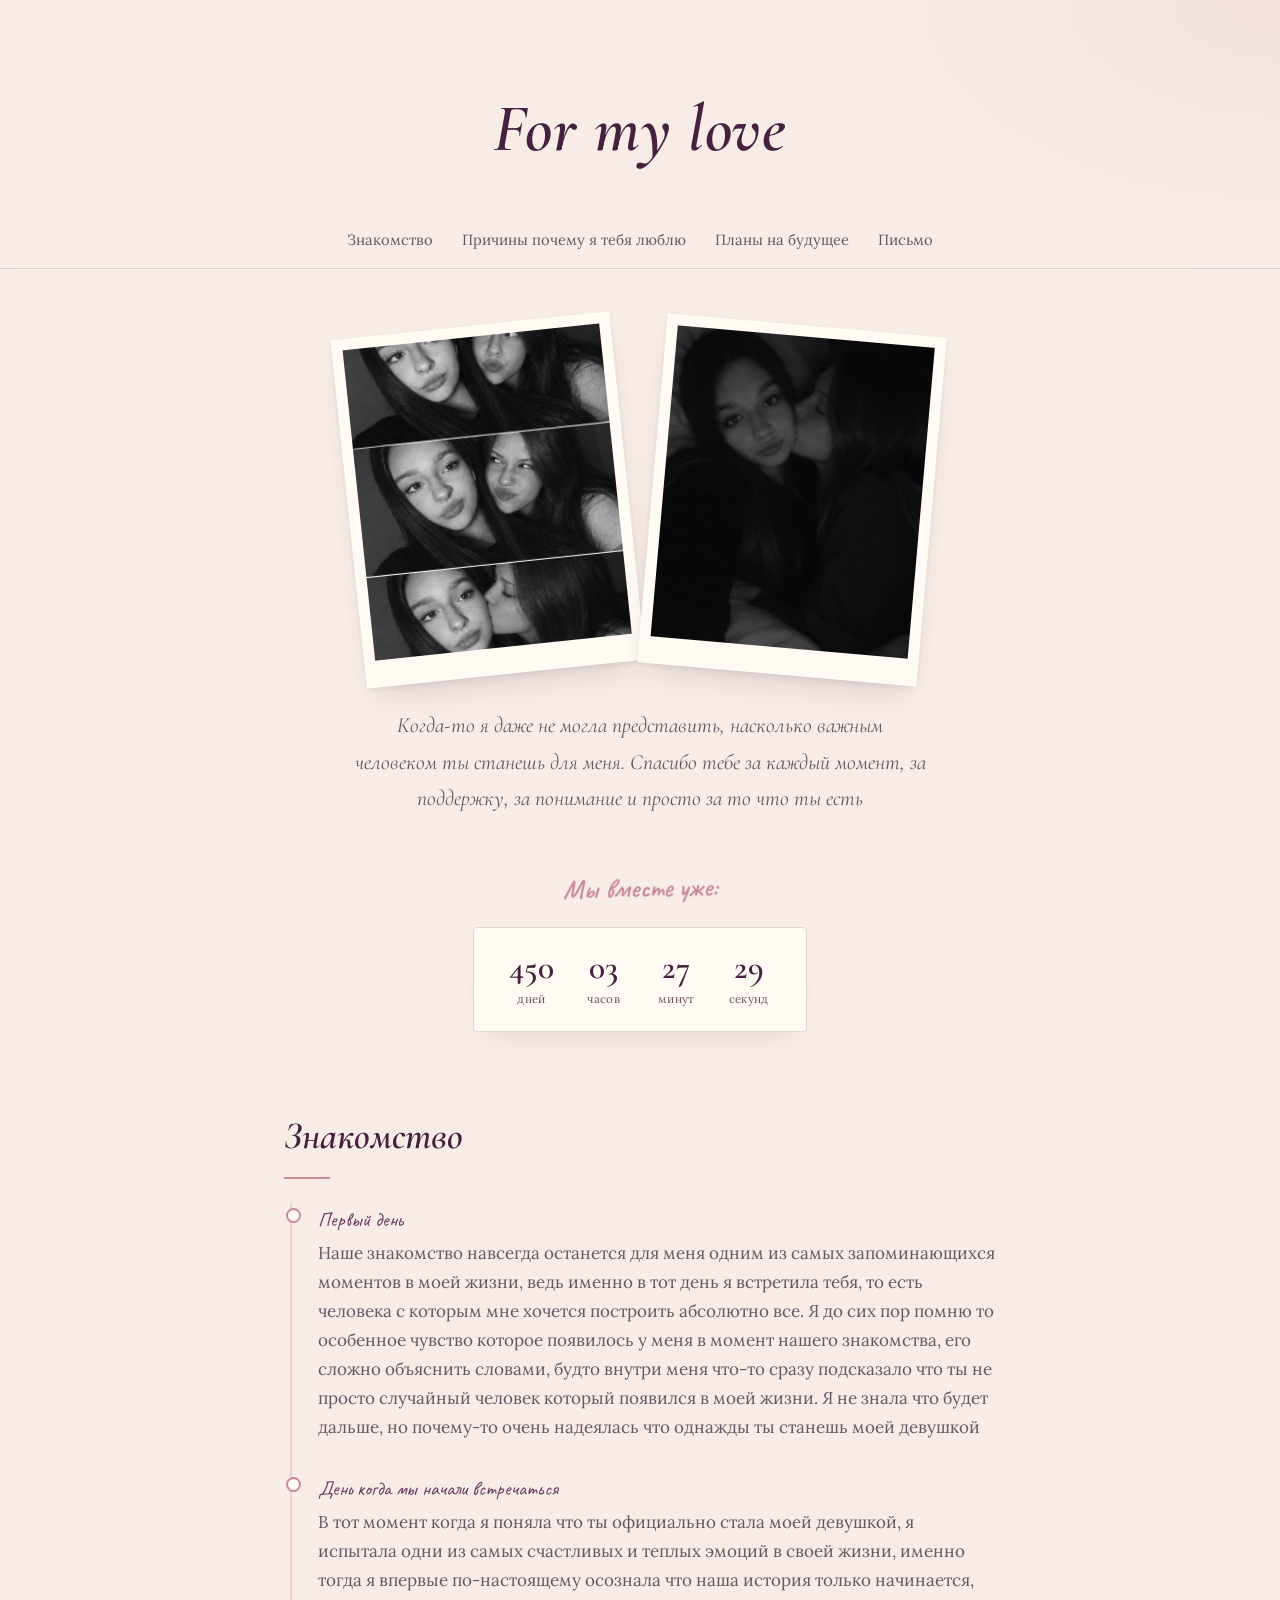
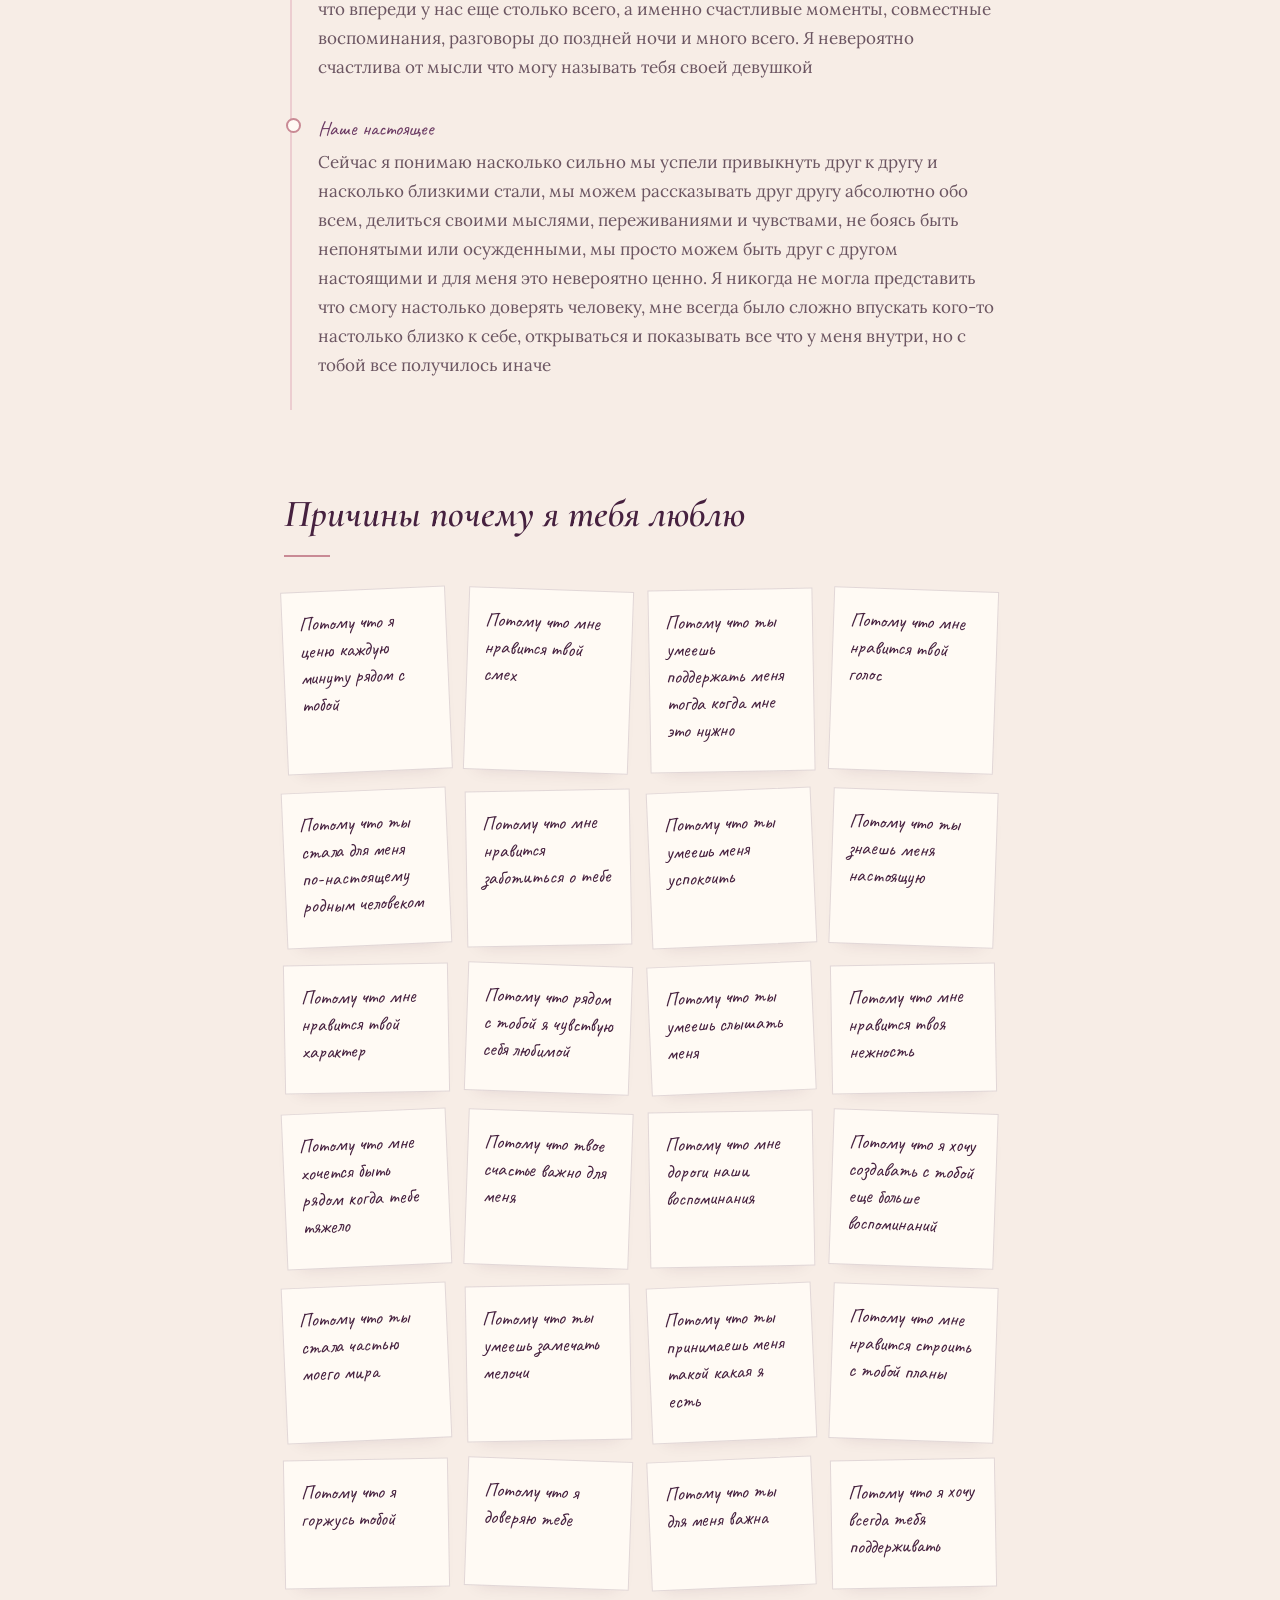
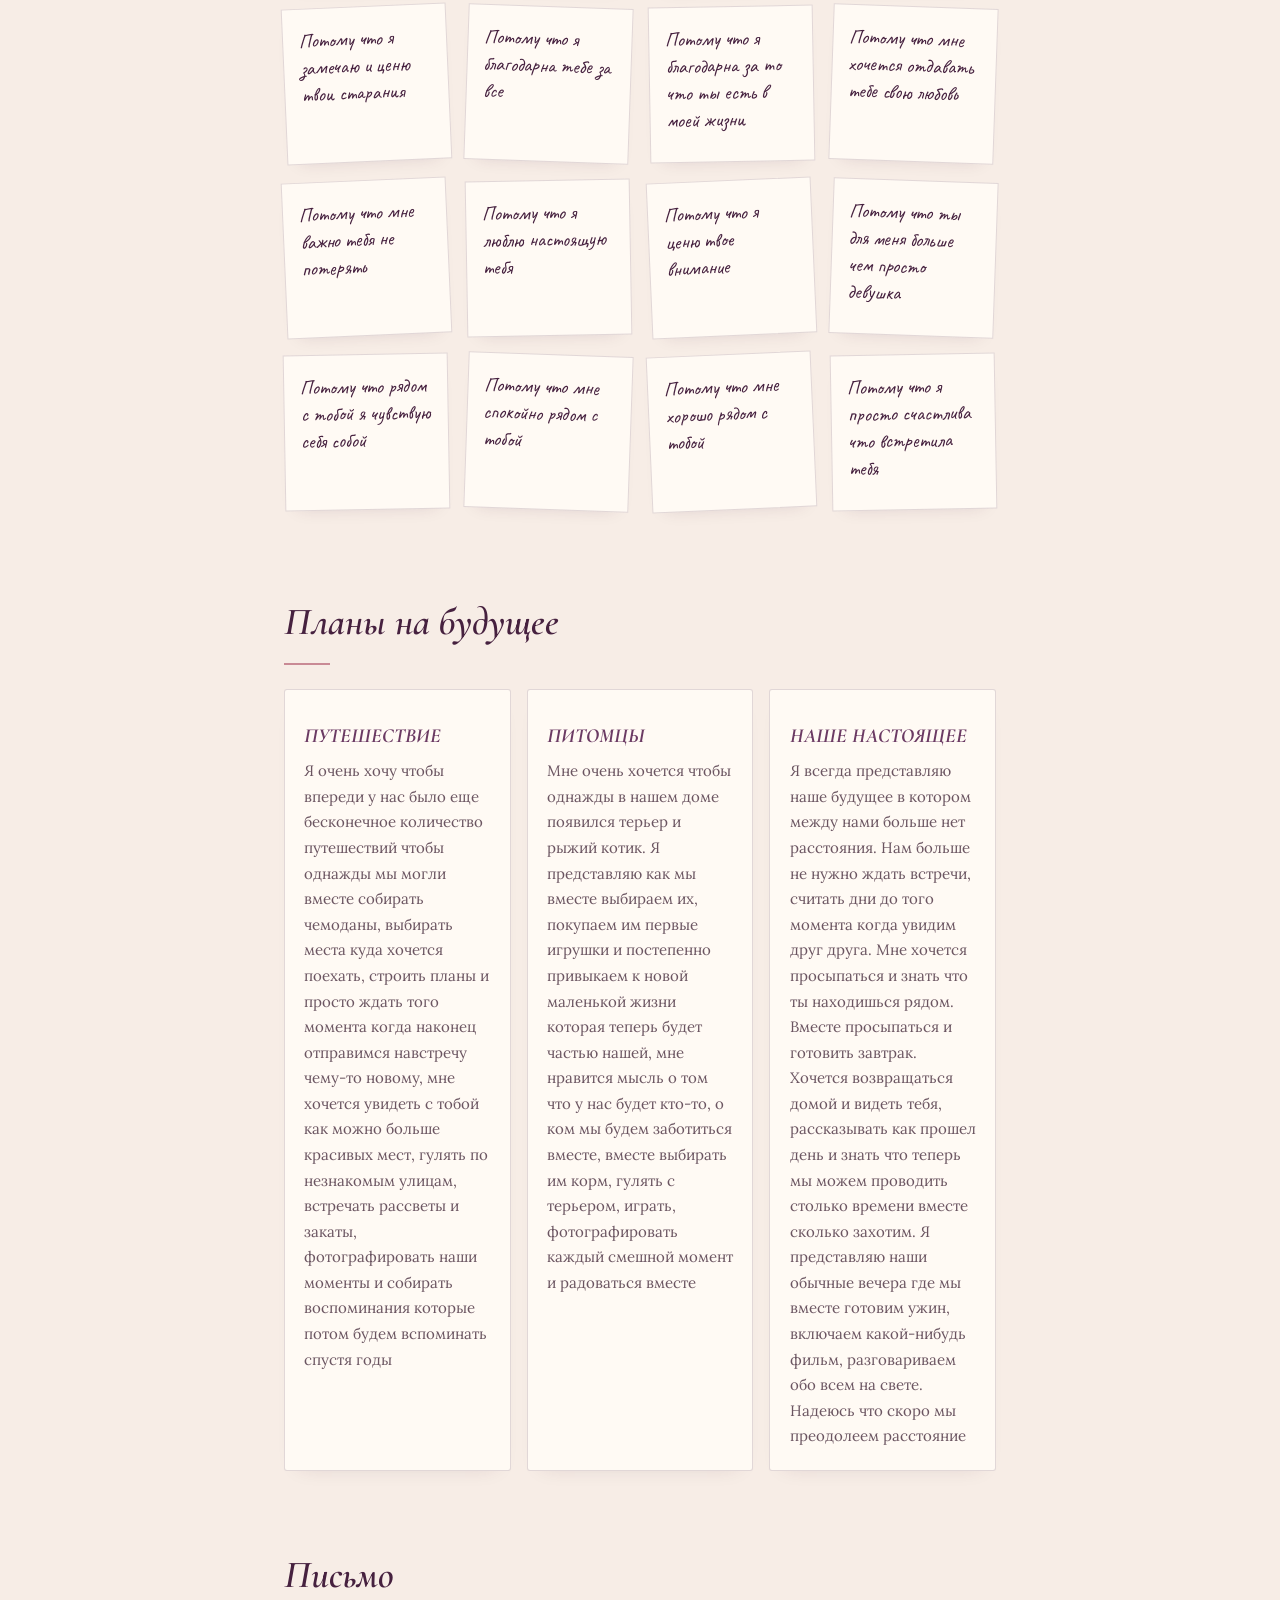
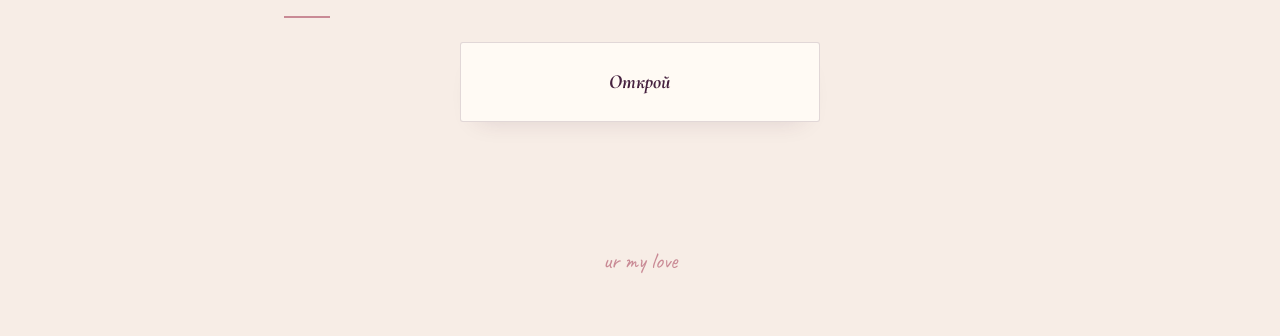
<file: index.html>
<!doctype html>
<html lang="ru">
	<head>
		<meta charset="UTF-8" />
		<meta
			name="viewport"
			content="width=device-width, initial-scale=1.0"
		/>
		<title>For my love</title>
		<link
			rel="stylesheet"
			href="./styles/main.css"
		/>
	</head>
	<body>
		<header>
			<h1>For my love</h1>
		</header>
		<nav>
			<ul>
				<li><a href="#about">Знакомство</a></li>
				<li><a href="#reasons">Причины почему я тебя люблю</a></li>
				<li><a href="#plans">Планы на будущее</a></li>
				<li><a href="#card">Письмо</a></li>
			</ul>
		</nav>
		<main>
			<section class="gallery">
				<img
					src="./images/mm.PNG"
					height="500"
					width="400"
					alt="dasha"
					class="gallery-img"
				/>
				<img
					src="./images/dd.PNG"
					height="500"
					width="400"
					alt="dasha1"
					class="gallery-img"
				/>
			</section>
			<aside class="intro">
				<!-- TODO: замени на своё вступление — пару строк о том, что для тебя значит этот год -->
				Когда-то я даже не могла представить, насколько важным человеком ты
				станешь для меня. Спасибо тебе за каждый момент, за поддержку, за
				понимание и просто за то что ты есть
			</aside>

			<div class="time-container">
				<h3>Мы вместе уже:</h3>
				<div class="time-box">
					<div class="time-unit">
						<span id="days">0</span>
						<small>дней</small>
					</div>
					<div class="time-unit">
						<span id="hours">00</span>
						<small>часов</small>
					</div>
					<div class="time-unit">
						<span id="minutes">00</span>
						<small>минут</small>
					</div>
					<div class="time-unit">
						<span id="seconds">00</span>
						<small>секунд</small>
					</div>
				</div>
			</div>

			<section class="main-content">
				<h2 id="about">Знакомство</h2>
				<article>
					<!-- TODO: замени на настоящую историю знакомства, добавь/убери пункты -->
					<ul class="timeline">
						<li>
							<span class="t-date">Первый день</span>
							<p>
								Наше знакомство навсегда останется для меня одним из самых
								запоминающихся моментов в моей жизни, ведь именно в тот день я
								встретила тебя, то есть человека с которым мне хочется построить
								абсолютно все. Я до сих пор помню то особенное чувство которое
								появилось у меня в момент нашего знакомства, его сложно
								объяснить словами, будто внутри меня что-то сразу подсказало что
								ты не просто случайный человек который появился в моей жизни. Я
								не знала что будет дальше, но почему-то очень надеялась что
								однажды ты станешь моей девушкой
							</p>
						</li>
						<li>
							<span class="t-date">День когда мы начали встречаться</span>
							<p>
								В тот момент когда я поняла что ты официально стала моей
								девушкой, я испытала одни из самых счастливых и теплых эмоций в
								своей жизни, именно тогда я впервые по-настоящему осознала что
								наша история только начинается, что впереди у нас еще столько
								всего, а именно счастливые моменты, совместные воспоминания,
								разговоры до поздней ночи и много всего. Я невероятно счастлива
								от мысли что могу называть тебя своей девушкой
							</p>
						</li>
						<li>
							<span class="t-date">Наше настоящее</span>
							<p>
								Сейчас я понимаю насколько сильно мы успели привыкнуть друг к
								другу и насколько близкими стали, мы можем рассказывать друг
								другу абсолютно обо всем, делиться своими мыслями, переживаниями
								и чувствами, не боясь быть непонятыми или осужденными, мы просто
								можем быть друг с другом настоящими и для меня это невероятно
								ценно. Я никогда не могла представить что смогу настолько
								доверять человеку, мне всегда было сложно впускать кого-то
								настолько близко к себе, открываться и показывать все что у меня
								внутри, но с тобой все получилось иначе
							</p>
						</li>
					</ul>
				</article>

				<h2 id="reasons">Причины почему я тебя люблю</h2>
				<article>
					<!-- TODO: это пример на 12 причин — допиши свои в таком же формате,
					     <div class="note">текст причины <span>№</span></div> -->
					<div class="notes">
						<div class="note">
							Потому что я ценю каждую минуту рядом с тобой
							<span></span>
						</div>
						<div class="note">
							Потому что мне нравится твой смех
							<span></span>
						</div>
						<div class="note">
							Потому что ты умеешь поддержать меня тогда когда мне это нужно
							<span></span>
						</div>
						<div class="note">
							Потому что мне нравится твой голос
							<span></span>
						</div>
						<div class="note">
							Потому что ты стала для меня по-настоящему родным человеком
							<span></span>
						</div>
						<div class="note">
							Потому что мне нравится заботиться о тебе
							<span></span>
						</div>
						<div class="note">
							Потому что ты умеешь меня успокоить
							<span></span>
						</div>
						<div class="note">
							Потому что ты знаешь меня настоящую
							<span></span>
						</div>
						<div class="note">
							Потому что мне нравится твой характер
							<span></span>
						</div>
						<div class="note">
							Потому что рядом с тобой я чувствую себя любимой
							<span></span>
						</div>
						<div class="note">
							Потому что ты умеешь слышать меня
							<span></span>
						</div>
						<div class="note">
							Потому что мне нравится твоя нежность
							<span></span>
						</div>
						<div class="note">
							Потому что мне хочется быть рядом когда тебе тяжело
							<span></span>
						</div>
						<div class="note">
							Потому что твое счастье важно для меня
							<span></span>
						</div>
						<div class="note">
							Потому что мне дороги наши воспоминания
							<span></span>
						</div>
						<div class="note">
							Потому что я хочу создавать с тобой еще больше воспоминаний
							<span></span>
						</div>
						<div class="note">
							Потому что ты стала частью моего мира
							<span></span>
						</div>
						<div class="note">
							Потому что ты умеешь замечать мелочи
							<span></span>
						</div>
						<div class="note">
							Потому что ты принимаешь меня такой какая я есть
							<span></span>
						</div>
						<div class="note">
							Потому что мне нравится строить с тобой планы
							<span></span>
						</div>
						<div class="note">
							Потому что я горжусь тобой
							<span></span>
						</div>
						<div class="note">
							Потому что я доверяю тебе
							<span></span>
						</div>
						<div class="note">
							Потому что ты для меня важна
							<span></span>
						</div>
						<div class="note">
							Потому что я хочу всегда тебя поддерживать
							<span></span>
						</div>
						<div class="note">
							Потому что я замечаю и ценю твои старания
							<span></span>
						</div>
						<div class="note">
							Потому что я благодарна тебе за все
							<span></span>
						</div>
						<div class="note">
							Потому что я благодарна за то что ты есть в моей жизни
							<span></span>
						</div>
						<div class="note">
							Потому что мне хочется отдавать тебе свою любовь
							<span></span>
						</div>
						<div class="note">
							Потому что мне важно тебя не потерять
							<span></span>
						</div>
						<div class="note">
							Потому что я люблю настоящую тебя
							<span></span>
						</div>
						<div class="note">
							Потому что я ценю твое внимание
							<span></span>
						</div>
						<div class="note">
							Потому что ты для меня больше чем просто девушка
							<span></span>
						</div>
						<div class="note">
							Потому что рядом с тобой я чувствую себя собой
							<span></span>
						</div>
						<div class="note">
							Потому что мне спокойно рядом с тобой
							<span></span>
						</div>
						<div class="note">
							Потому что мне хорошо рядом с тобой
							<span></span>
						</div>
						<div class="note">
							Потому что я просто счастлива что встретила тебя
							<span></span>
						</div>
					</div>
				</article>

				<h2 id="plans">Планы на будущее</h2>
				<article>
					<!-- TODO: замени на свои реальные планы и мечты вдвоём -->
					<div class="plans-grid">
						<div class="plan-card">
							<div class="emoji"></div>
							<h4>ПУТЕШЕСТВИЕ</h4>
							<p>
								Я очень хочу чтобы впереди у нас было еще бесконечное количество
								путешествий чтобы однажды мы могли вместе собирать чемоданы,
								выбирать места куда хочется поехать, строить планы и просто
								ждать того момента когда наконец отправимся навстречу чему-то
								новому, мне хочется увидеть с тобой как можно больше красивых
								мест, гулять по незнакомым улицам, встречать рассветы и закаты,
								фотографировать наши моменты и собирать воспоминания которые
								потом будем вспоминать спустя годы
							</p>
						</div>
						<div class="plan-card">
							<div class="emoji"></div>
							<h4>ПИТОМЦЫ</h4>
							<p>
								Мне очень хочется чтобы однажды в нашем доме появился терьер и
								рыжий котик. Я представляю как мы вместе выбираем их, покупаем
								им первые игрушки и постепенно привыкаем к новой маленькой жизни
								которая теперь будет частью нашей, мне нравится мысль о том что
								у нас будет кто-то, о ком мы будем заботиться вместе, вместе
								выбирать им корм, гулять с терьером, играть, фотографировать
								каждый смешной момент и радоваться вместе
							</p>
						</div>
						<div class="plan-card">
							<div class="emoji"></div>
							<h4>НАШЕ НАСТОЯЩЕЕ</h4>
							<p>
								Я всегда представляю наше будущее в котором между нами больше
								нет расстояния. Нам больше не нужно ждать встречи, считать дни
								до того момента когда увидим друг друга. Мне хочется просыпаться
								и знать что ты находишься рядом. Вместе просыпаться и готовить
								завтрак. Хочется возвращаться домой и видеть тебя, рассказывать
								как прошел день и знать что теперь мы можем проводить столько
								времени вместе сколько захотим. Я представляю наши обычные
								вечера где мы вместе готовим ужин, включаем какой-нибудь фильм,
								разговариваем обо всем на свете. Надеюсь что скоро мы преодолеем
								расстояние
							</p>
						</div>
					</div>
				</article>

				<h2 id="card">Письмо</h2>
				<article>
					<a
						href="./letter.html"
						class="envelope"
					>
						<span class=""></span>
						<span class="env-text">
							<strong>Открой</strong>
						</span>
					</a>
				</article>
			</section>
		</main>
		<footer>ur my love</footer>
		<script src="./script.js"></script>
	</body>
</html>
</file>
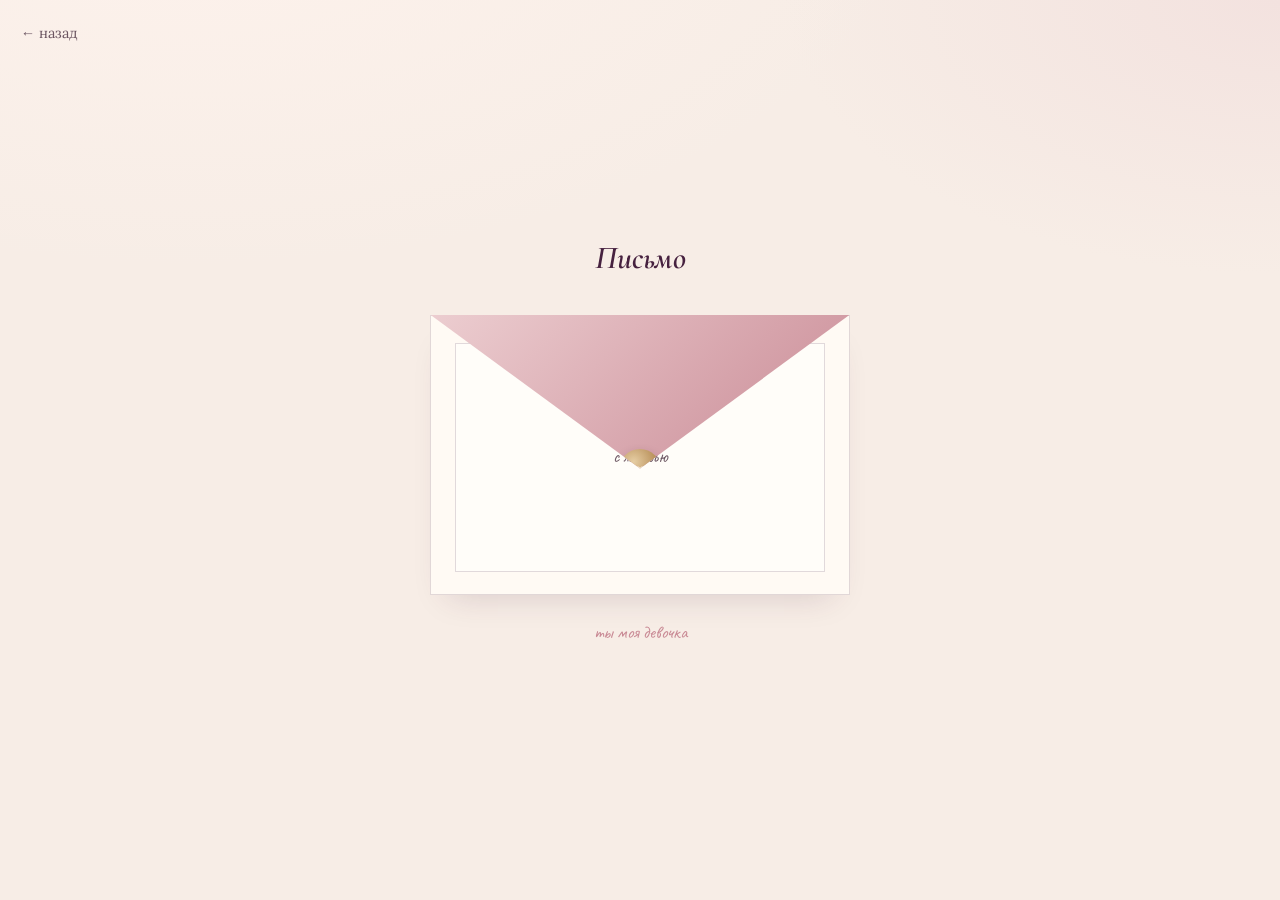
<file: letter.html>
<!doctype html>
<html lang="ru">
	<head>
		<meta charset="UTF-8" />
		<meta
			name="viewport"
			content="width=device-width, initial-scale=1.0"
		/>
		<title>Письмо</title>
		<link
			rel="stylesheet"
			href="./styles/main.css"
		/>
		<link
			rel="stylesheet"
			href="./styles/letter.css"
		/>
	</head>
	<body>
		<a
			class="back-link"
			href="./index.html"
		>
			&larr; назад
		</a>

		<div class="scene">
			<h2>Письмо</h2>

			<div
				class="envelope-box"
				id="envelopeBox"
				tabindex="0"
				role="button"
				aria-label="Открыть письмо"
			>
				<div class="env-back"></div>
				<div class="env-letter">
					<p>с любовью</p>
				</div>
				<div class="env-flap"><span class="seal">♥</span></div>
			</div>

			<p
				class="hint"
				id="hint"
			>
				ты моя девочка
			</p>

			<!-- TODO: замени текст письма на своё настоящее признание -->
			<div
				class="full-letter"
				id="fullLetter"
			>
				<p>Любовь моя</p>
				<p>
					Сегодня особенный день потому что сегодня ровно год как мы знакомы,
					целый год который пролетел так быстро и так насыщенно, за это время
					произошло столько всего, что иногда даже сложно поверить что все это
					мы успели пережить всего за один год. Я часто думаю о том с чего все
					начиналось, о первых разговорах, первых эмоциях, первых моментах когда
					мы только начинали становиться друг другу ближе, тогда я даже
					представить не могла насколько важным человеком ты станешь для меня, а
					сейчас ты огромная часть моей жизни, человек о котором я думаю каждый
					день, человек с которым хочется делиться всем. За этот год у нас было
					разное, были долгие разговоры, милые моменты которые хочется
					прокручивать в голове снова и снова, конечно иногда мы могли не
					понимать друг друга, обижаться или спорить, но даже такие моменты
					показали мне насколько сильно я ценю наши отношения и насколько не
					хочу тебя терять. Спасибо тебе за то что была и есть рядом, спасибо за
					твое внимание, заботу, поддержку и терпение. Мне очень дороги наши
					отношения, даже самые обычные моменты рядом с тобой становятся
					особенными. Весь этот год многому меня научил и подарил мне очень
					много счастливых моментов и самое главное он подарил мне тебя. Я
					безумно ценю то что между нами есть и надеюсь что мы всегда будем
					беречь наши отношения, слышать друг друга, поддерживать и оставаться
					близкими людьми несмотря ни на что. Сегодня я просто хочу сказать тебе
					огромное спасибо за этот год, за все хорошее что было между нами, за
					каждый счастливый момент и даже за трудности которые мы смогли пройти
					вместе. С нашей годовщиной моя любимая❤️. Я безумно сильно люблю тебя
					и невероятно ценю. Пусть этот год будет только началом нашей большой
					истории, я хочу чтобы впереди у нас было еще много и много таких дат
					которые мы будем отмечать вместе.
				</p>
			</div>
		</div>

		<script src="./letter.js"></script>
	</body>
</html>
</file>
<file: styles/main.css>
/* ===========================================================
   FOR MY LOVE — anniversary site
   Design: warm paper / handwritten-scrapbook mood, dusty plum + rose
   =========================================================== */

@import url('https://fonts.googleapis.com/css2?family=Cormorant+Garamond:ital,wght@0,500;0,600;1,500;1,600&family=Lora:ital,wght@0,400;0,500;1,400&family=Caveat:wght@500;600;700&display=swap');

:root {
	--bg: #f7ede6;
	--paper: #fffaf4;
	--ink: #3a2732;
	--ink-soft: #6b5561;
	--plum: #6b3a63;
	--plum-deep: #46213f;
	--rose: #c98a95;
	--rose-soft: #eccdd0;
	--gold: #ad8148;
	--gold-soft: #e6cda3;
	--line: rgba(70, 33, 63, 0.16);
	--shadow: rgba(70, 33, 63, 0.18);

	--font-display: 'Cormorant Garamond', serif;
	--font-body: 'Lora', serif;
	--font-hand: 'Caveat', cursive;
}

* {
	box-sizing: border-box;
}

html {
	scroll-behavior: smooth;
}

@media (prefers-reduced-motion: reduce) {
	html {
		scroll-behavior: auto;
	}
	*,
	*::before,
	*::after {
		animation-duration: 0.01ms !important;
		animation-iteration-count: 1 !important;
		transition-duration: 0.01ms !important;
		scroll-behavior: auto !important;
	}
}

body {
	margin: 0;
	background:
		radial-gradient(1200px 600px at 15% -10%, #fdf2ec 0%, transparent 60%),
		radial-gradient(900px 500px at 100% 0%, #f3e2df 0%, transparent 55%),
		var(--bg);
	color: var(--ink);
	font-family: var(--font-body);
	font-size: 17px;
	line-height: 1.7;
	-webkit-font-smoothing: antialiased;
}

a {
	color: var(--plum);
	text-decoration-color: var(--rose);
	text-underline-offset: 3px;
}

a:focus-visible,
button:focus-visible {
	outline: 2px solid var(--plum);
	outline-offset: 3px;
	border-radius: 2px;
}

img {
	max-width: 100%;
	display: block;
}

/* ---------------------------------------------------------
   Header / nav
   --------------------------------------------------------- */

header {
	padding: 4.5rem 1.5rem 1.5rem;
	text-align: center;
}

header h1 {
	font-family: var(--font-display);
	font-style: italic;
	font-weight: 600;
	font-size: clamp(2.6rem, 6vw, 4.2rem);
	color: var(--plum-deep) !important;
	margin: 0;
	letter-spacing: 0.01em;
}

header .subtitle {
	display: block;
	margin-top: 0.4rem;
	font-family: var(--font-hand);
	font-size: 1.5rem;
	color: var(--rose);
}

nav {
	position: sticky;
	top: 0;
	z-index: 20;
	background: rgba(247, 237, 230, 0.88);
	backdrop-filter: blur(6px);
	border-bottom: 1px solid var(--line);
}

nav ul {
	list-style: none;
	margin: 0;
	padding: 0.9rem 1rem;
	display: flex;
	flex-wrap: wrap;
	justify-content: center;
	gap: 0.4rem 1.6rem;
	max-width: 900px;
	margin-inline: auto;
}

nav a {
	font-family: var(--font-body);
	font-size: 0.92rem;
	color: var(--ink-soft);
	text-decoration: none;
	padding: 0.3rem 0.1rem;
	border-bottom: 1px solid transparent;
	transition:
		color 0.2s ease,
		border-color 0.2s ease;
	white-space: nowrap;
}

nav a:hover,
nav a:focus-visible {
	color: var(--plum);
	border-color: var(--rose);
}

/* ---------------------------------------------------------
   Hero gallery — tilted polaroids
   --------------------------------------------------------- */

.gallery {
	display: flex;
	justify-content: center;
	align-items: flex-end;
	gap: 1.5rem;
	flex-wrap: wrap;
	padding: 2.5rem 1.5rem 1rem;
	margin: 0 auto;
	max-width: 900px;
}

.gallery-img {
	--rot: 0deg;
	width: min(280px, 42vw);
	height: auto;
	aspect-ratio: 4 / 5;
	object-fit: cover;
	background: var(--paper);
	padding: 0.6rem 0.6rem 1.6rem;
	box-shadow:
		0 18px 30px -14px var(--shadow),
		0 2px 6px rgba(70, 33, 63, 0.08);
	border: 1px solid rgba(255, 255, 255, 0.6);
	opacity: 0;
	transform: rotate(var(--rot));
	animation-duration: 0.8s;
	animation-timing-function: ease;
	animation-fill-mode: forwards;
	transition:
		transform 0.3s ease,
		box-shadow 0.3s ease;
}

/* после того как фото появилось — отключаем анимацию появления,
   чтобы дальше transform полностью управлялся transition (для hover) */
.gallery-img.is-settled {
	animation: none;
	opacity: 1;
}

.gallery-img:hover,
.gallery-img:focus-visible {
	transform: rotate(var(--rot)) scale(1.07);
	box-shadow:
		0 24px 38px -16px var(--shadow),
		0 4px 10px rgba(70, 33, 63, 0.12);
}

/* фото не начинают анимацию, пока открытка не раскрыта */
.site-opened .gallery-img {
	animation-play-state: running;
}

.gallery-img:nth-child(1) {
	--rot: -6deg;
	animation-name: polaroid-in-left;
	animation-delay: 0.1s;
}
.gallery-img:nth-child(2) {
	--rot: 5deg;
	animation-name: polaroid-in-right;
	animation-delay: 0.35s;
}

@keyframes polaroid-in-left {
	from {
		opacity: 0;
		transform: translateY(24px) rotate(0deg) scale(0.96);
	}
	to {
		opacity: 1;
		transform: translateY(0) rotate(-6deg) scale(1);
	}
}
@keyframes polaroid-in-right {
	from {
		opacity: 0;
		transform: translateY(24px) rotate(0deg) scale(0.96);
	}
	to {
		opacity: 1;
		transform: translateY(0) rotate(5deg) scale(1);
	}
}

aside.intro {
	max-width: 620px;
	margin: 1rem auto 0;
	padding: 0 1.5rem;
	text-align: center;
	font-family: var(--font-display);
	font-style: italic;
	font-size: 1.35rem;
	color: var(--ink-soft);
}

/* ---------------------------------------------------------
   Main content
   --------------------------------------------------------- */

main {
	max-width: 760px;
	margin: 0 auto;
	padding: 1rem 1.5rem 5rem;
}

/* Timer */
.time-container {
	margin: 3rem 0 4rem;
	text-align: center;
}

.time-container h3 {
	font-family: var(--font-hand);
	font-size: 1.7rem;
	font-weight: 600;
	color: var(--rose);
	margin: 0 0 1rem;
	transform: rotate(-1deg);
}

.time-box {
	display: inline-flex;
	gap: 0.9rem;
	flex-wrap: wrap;
	justify-content: center;
	background: var(--paper);
	border: 1px solid var(--line);
	border-radius: 4px;
	padding: 1.4rem 1.8rem;
	box-shadow: 0 14px 28px -18px var(--shadow);
}

.time-unit {
	display: flex;
	flex-direction: column;
	align-items: center;
	min-width: 58px;
}

.time-unit span {
	font-family: var(--font-display);
	font-size: 2.1rem;
	font-weight: 600;
	color: var(--plum-deep);
	line-height: 1;
}

.time-unit small {
	margin-top: 0.3rem;
	font-size: 0.72rem;
	color: var(--ink-soft);
	letter-spacing: 0.03em;
}

/* Section headings */
main h2 {
	font-family: var(--font-display);
	font-style: italic;
	font-weight: 600;
	font-size: clamp(1.8rem, 4vw, 2.4rem);
	color: var(--plum-deep);
	margin: 4.5rem 0 1.5rem;
	scroll-margin-top: 5.5rem;
	position: relative;
	padding-bottom: 0.6rem;
}

main h2::after {
	content: '';
	position: absolute;
	left: 0;
	bottom: 0;
	width: 46px;
	height: 2px;
	background: var(--rose);
}

main > article > p {
	color: var(--ink-soft);
}

/* Знакомство — timeline */
.timeline {
	list-style: none;
	margin: 0;
	padding: 0;
	border-left: 2px solid var(--rose-soft);
	margin-left: 0.4rem;
}

.timeline li {
	position: relative;
	padding: 0 0 1.9rem 1.6rem;
}

.timeline li::before {
	content: '';
	position: absolute;
	left: -6.5px;
	top: 0.35rem;
	width: 11px;
	height: 11px;
	border-radius: 50%;
	background: var(--paper);
	border: 2px solid var(--rose);
}

.timeline .t-date {
	display: block;
	font-family: var(--font-hand);
	font-size: 1.25rem;
	color: var(--plum);
	margin-bottom: 0.15rem;
}

.timeline p {
	margin: 0;
	color: var(--ink-soft);
}

/* Причины — scattered notes */
.notes {
	display: grid;
	grid-template-columns: repeat(auto-fill, minmax(150px, 1fr));
	gap: 1.1rem;
	padding: 0.5rem 0 0.5rem;
}

.note {
	background: var(--paper);
	border: 1px solid var(--line);
	padding: 1.1rem 1rem 1.3rem;
	font-family: var(--font-hand);
	font-size: 1.25rem;
	line-height: 1.35;
	color: var(--plum-deep);
	box-shadow: 0 10px 18px -14px var(--shadow);
	transition:
		transform 0.25s ease,
		box-shadow 0.25s ease;
}

.note:nth-child(odd) {
	transform: rotate(-2.5deg);
}
.note:nth-child(even) {
	transform: rotate(2deg);
}
.note:nth-child(3n) {
	transform: rotate(-1deg);
}

.note:hover,
.note:focus-within {
	transform: rotate(0deg) translateY(-3px);
	box-shadow: 0 16px 26px -16px var(--shadow);
}

.note span {
	display: block;
	margin-top: 0.5rem;
	font-family: var(--font-body);
	font-size: 0.78rem;
	color: var(--rose);
}

.notes-more {
	margin-top: 1.6rem;
	text-align: center;
	font-family: var(--font-hand);
	font-size: 1.15rem;
	color: var(--ink-soft);
}

/* Планы — wish cards */
.plans-grid {
	display: grid;
	grid-template-columns: repeat(auto-fit, minmax(190px, 1fr));
	gap: 1rem;
}

.plan-card {
	background: var(--paper);
	border: 1px solid var(--line);
	border-radius: 3px;
	padding: 1.3rem 1.2rem;
	box-shadow: 0 10px 20px -16px var(--shadow);
}

.plan-card .emoji {
	font-size: 1.5rem;
}

.plan-card h4 {
	font-family: var(--font-display);
	font-style: italic;
	font-size: 1.25rem;
	margin: 0.5rem 0 0.35rem;
	color: var(--plum);
}

.plan-card p {
	margin: 0;
	font-size: 0.94rem;
	color: var(--ink-soft);
}

/* Письмо — envelope link */
.envelope {
	display: block;
	align-items: center;
	text-align: center;
	gap: 1.1rem;
	max-width: 360px;
	margin: 0.5rem auto 0;
	padding: 1.4rem 1.3rem;
	background: var(--paper);
	border: 1px solid var(--line);
	border-radius: 3px;
	text-decoration: none;
	box-shadow: 0 14px 26px -18px var(--shadow);
	transition:
		transform 0.2s ease,
		box-shadow 0.2s ease;
}

.envelope:hover,
.envelope:focus-visible {
	transform: translateY(-3px);
	box-shadow: 0 18px 30px -16px var(--shadow);
}

.envelope .seal {
	flex: none;
	width: 46px;
	height: 46px;
	border-radius: 50%;
	background: radial-gradient(
		circle at 35% 30%,
		var(--gold-soft),
		var(--gold) 70%
	);
	display: flex;
	align-items: center;
	justify-content: center;
	color: var(--paper);
	font-size: 1.2rem;
	box-shadow: inset 0 -3px 4px rgba(0, 0, 0, 0.15);
}

.envelope .env-text strong {
	display: block;
	font-family: var(--font-display);
	font-style: italic;
	font-size: 1.25rem;
	color: var(--plum-deep);
}

.envelope .env-text span {
	font-size: 0.85rem;
	color: var(--ink-soft);
}

/* ---------------------------------------------------------
   Footer
   --------------------------------------------------------- */

footer {
	text-align: center;
	padding: 2.5rem 1.5rem 3.5rem;
	font-family: var(--font-hand);
	font-size: 1.4rem;
	color: var(--rose);
}

/* ---------------------------------------------------------
   Floating petals (subtle, one-time orchestrated effect)
   --------------------------------------------------------- */

.petal {
	position: fixed;
	top: -5vh;
	pointer-events: none;
	z-index: 5;
	opacity: 0.75;
	will-change: transform;
	animation: petal-fall linear forwards;
}

@keyframes petal-fall {
	to {
		transform: translateY(110vh) translateX(var(--drift, 40px)) rotate(300deg);
	}
}

@media (prefers-reduced-motion: reduce) {
	.petal {
		display: none;
	}
}

/* ---------------------------------------------------------
   Вступительная "открытка" — закрывает сайт до клика
   --------------------------------------------------------- */

body.locked {
	overflow: hidden;
	height: 100vh;
}

.cover {
	position: fixed;
	inset: 0;
	z-index: 100;
	cursor: pointer;
}

.cover-half {
	position: absolute;
	left: 0;
	right: 0;
	height: 50%;
	background:
		radial-gradient(700px 500px at 50% 0%, #fdf2ec 0%, transparent 65%),
		var(--bg);
	display: flex;
	align-items: center;
	justify-content: center;
	transition:
		transform 0.9s cubic-bezier(0.65, 0, 0.35, 1),
		opacity 0.9s ease;
}

.cover-top {
	top: 0;
	align-items: flex-end;
	padding-bottom: 2rem;
	border-bottom: 1px solid var(--line);
}

.cover-bottom {
	bottom: 0;
	align-items: flex-start;
	padding-top: 2rem;
}

.cover-text {
	font-family: var(--font-display);
	font-style: italic;
	font-weight: 600;
	font-size: clamp(1.6rem, 5vw, 2.4rem);
	color: var(--plum-deep);
	text-align: center;
	max-width: 320px;
}

.cover-seal {
	position: absolute;
	top: 50%;
	left: 50%;
	transform: translate(-50%, -50%);
	z-index: 3;
	width: 76px;
	height: 76px;
	border-radius: 50%;
	background: radial-gradient(
		circle at 35% 30%,
		var(--gold-soft),
		var(--gold) 70%
	);
	display: flex;
	align-items: center;
	justify-content: center;
	color: var(--paper);
	font-size: 1.9rem;
	box-shadow: 0 8px 18px rgba(70, 33, 63, 0.3);
	transition:
		transform 0.5s ease,
		opacity 0.5s ease;
}

.cover-hint {
	position: absolute;
	bottom: 6%;
	left: 50%;
	transform: translateX(-50%);
	font-family: var(--font-hand);
	font-size: 1.2rem;
	color: var(--rose);
	z-index: 3;
	transition: opacity 0.4s ease;
}

.cover.is-opening .cover-top {
	transform: translateY(-100%);
}

.cover.is-opening .cover-bottom {
	transform: translateY(100%);
}

.cover.is-opening .cover-seal {
	transform: translate(-50%, -50%) scale(0);
	opacity: 0;
}

.cover.is-opening .cover-hint {
	opacity: 0;
}

.cover.is-hidden {
	display: none;
}

@media (prefers-reduced-motion: reduce) {
	.cover-half,
	.cover-seal,
	.cover-hint {
		transition: none;
	}
}

/* ---------------------------------------------------------
   Responsive
   --------------------------------------------------------- */

@media (max-width: 480px) {
	header {
		padding: 3rem 1rem 1rem;
	}
	.gallery {
		gap: 0.8rem;
	}
	.time-box {
		padding: 1.1rem 1rem;
		gap: 0.6rem;
	}
	.time-unit {
		min-width: 48px;
	}
	.time-unit span {
		font-size: 1.6rem;
	}
}
</file>
<file: styles/letter.css>
/* ===========================================================
   Письмо — envelope-opening scene
   Подключается вместе с main.css (использует его переменные)
   =========================================================== */

body {
	min-height: 100vh;
	display: flex;
	flex-direction: column;
	align-items: center;
	justify-content: center;
	padding: 2.5rem 1.2rem;
}

.back-link {
	position: fixed;
	top: 1.3rem;
	left: 1.3rem;
	font-family: var(--font-body);
	font-size: 0.9rem;
	text-decoration: none;
	color: var(--ink-soft);
	z-index: 10;
	transition: color 0.2s ease;
}

.back-link:hover,
.back-link:focus-visible {
	color: var(--plum);
}

.scene {
	width: min(420px, 88vw);
	text-align: center;
}

.scene h2 {
	font-family: var(--font-display);
	font-style: italic;
	font-weight: 600;
	font-size: clamp(1.6rem, 5vw, 2rem);
	color: var(--plum-deep);
	margin: 0 0 1.8rem;
}

/* ---------------------------------------------------------
   Конверт
   --------------------------------------------------------- */

.envelope-box {
	position: relative;
	width: 100%;
	aspect-ratio: 3 / 2;
	cursor: pointer;
	user-select: none;
	margin: 0 auto;
	perspective: 1000px;
}

.env-back {
	position: absolute;
	inset: 0;
	background: var(--paper);
	border: 1px solid var(--line);
	box-shadow: 0 18px 32px -18px var(--shadow);
	transition:
		transform 0.3s ease,
		box-shadow 0.3s ease;
}

.envelope-box:not(.is-open):hover .env-back,
.envelope-box:not(.is-open):focus-visible .env-back {
	transform: translateY(-4px);
	box-shadow: 0 24px 38px -16px var(--shadow);
}

.env-letter {
	position: absolute;
	left: 6%;
	right: 6%;
	bottom: 8%;
	top: 10%;
	background: #fffdf9;
	border: 1px solid var(--line);
	transform: translateY(0);
	transition: transform 0.7s cubic-bezier(0.2, 0.8, 0.2, 1);
	z-index: 2;
	padding: 1.1rem;
	overflow: hidden;
	display: flex;
	align-items: center;
	justify-content: center;
}

.env-letter p {
	font-family: var(--font-hand);
	font-size: 1.1rem;
	color: var(--ink-soft);
	margin: 0;
}

.env-flap {
	position: absolute;
	left: 0;
	right: 0;
	top: 0;
	height: 55%;
	background: linear-gradient(135deg, var(--rose-soft), var(--rose));
	clip-path: polygon(0 0, 100% 0, 50% 100%);
	transform-origin: top center;
	transition: transform 0.6s ease;
	z-index: 3;
	display: flex;
	align-items: flex-start;
	justify-content: center;
}

.env-flap .seal {
	margin-top: 32%;
	width: 42px;
	height: 42px;
	border-radius: 50%;
	background: radial-gradient(
		circle at 35% 30%,
		var(--gold-soft),
		var(--gold) 70%
	);
	display: flex;
	align-items: center;
	justify-content: center;
	color: var(--paper);
	box-shadow: 0 4px 10px rgba(70, 33, 63, 0.25);
	transition: transform 0.3s ease;
}

.envelope-box.is-open .env-flap {
	transform: rotateX(180deg);
}

.envelope-box.is-open .env-letter {
	transform: translateY(-40%);
}

.envelope-box.is-open .env-back {
	transform: none;
	box-shadow: 0 18px 32px -18px var(--shadow);
}

.hint {
	margin-top: 1.4rem;
	min-height: 1.6rem;
	font-family: var(--font-hand);
	font-size: 1.15rem;
	color: var(--rose);
	transition: opacity 0.3s ease;
}

/* ---------------------------------------------------------
   Развёрнутое письмо — плавное появление
   --------------------------------------------------------- */

.full-letter {
	text-align: left;
	background: var(--paper);
	border: 1px solid var(--line);
	padding: 0 1.6rem;
	box-shadow: 0 18px 32px -20px var(--shadow);
	max-height: 0;
	opacity: 0;
	margin-top: 0;
	overflow: hidden;
	transition:
		max-height 0.8s ease,
		opacity 0.6s ease 0.15s,
		margin-top 0.6s ease,
		padding 0.6s ease;
}

.full-letter.is-shown {
	max-height: min(60vh, 640px);
	opacity: 1;
	margin-top: 2rem;
	padding: 1.8rem 1.6rem;
	overflow-y: auto;
	-webkit-overflow-scrolling: touch;
	scrollbar-width: thin;
	scrollbar-color: var(--rose-soft) transparent;
}

/* аккуратный скроллбар в тон дизайну, вместо системного */
.full-letter.is-shown::-webkit-scrollbar {
	width: 6px;
}
.full-letter.is-shown::-webkit-scrollbar-track {
	background: transparent;
}
.full-letter.is-shown::-webkit-scrollbar-thumb {
	background: var(--rose-soft);
	border-radius: 3px;
}

.full-letter p {
	font-family: var(--font-display);
	font-style: italic;
	font-size: 1.2rem;
	line-height: 1.7;
	color: var(--ink);
	margin: 0 0 1rem;
}

.full-letter p:last-child {
	margin-bottom: 0;
}

.signature {
	text-align: right;
	font-family: var(--font-hand);
	font-size: 1.6rem;
	color: var(--plum);
}

@media (prefers-reduced-motion: reduce) {
	.env-flap,
	.env-letter,
	.env-back,
	.full-letter {
		transition: none;
	}
}
</file>
